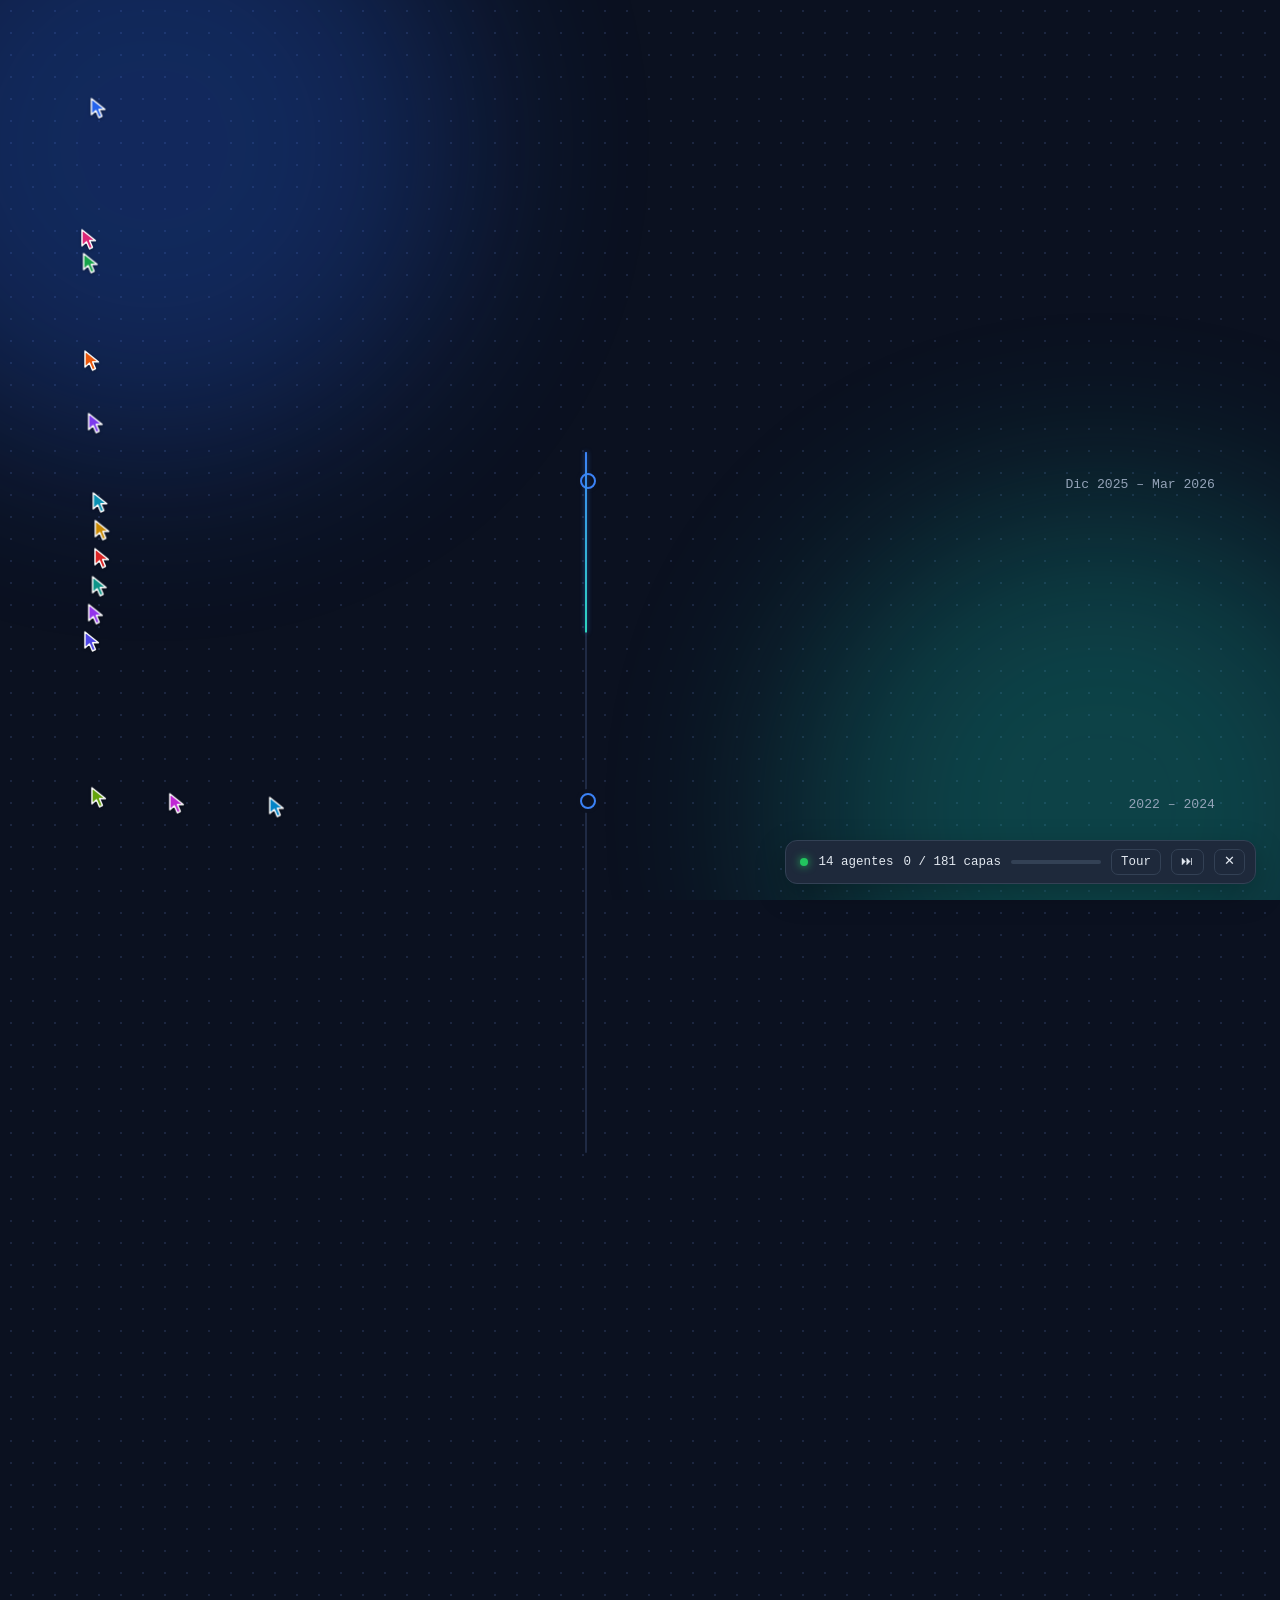
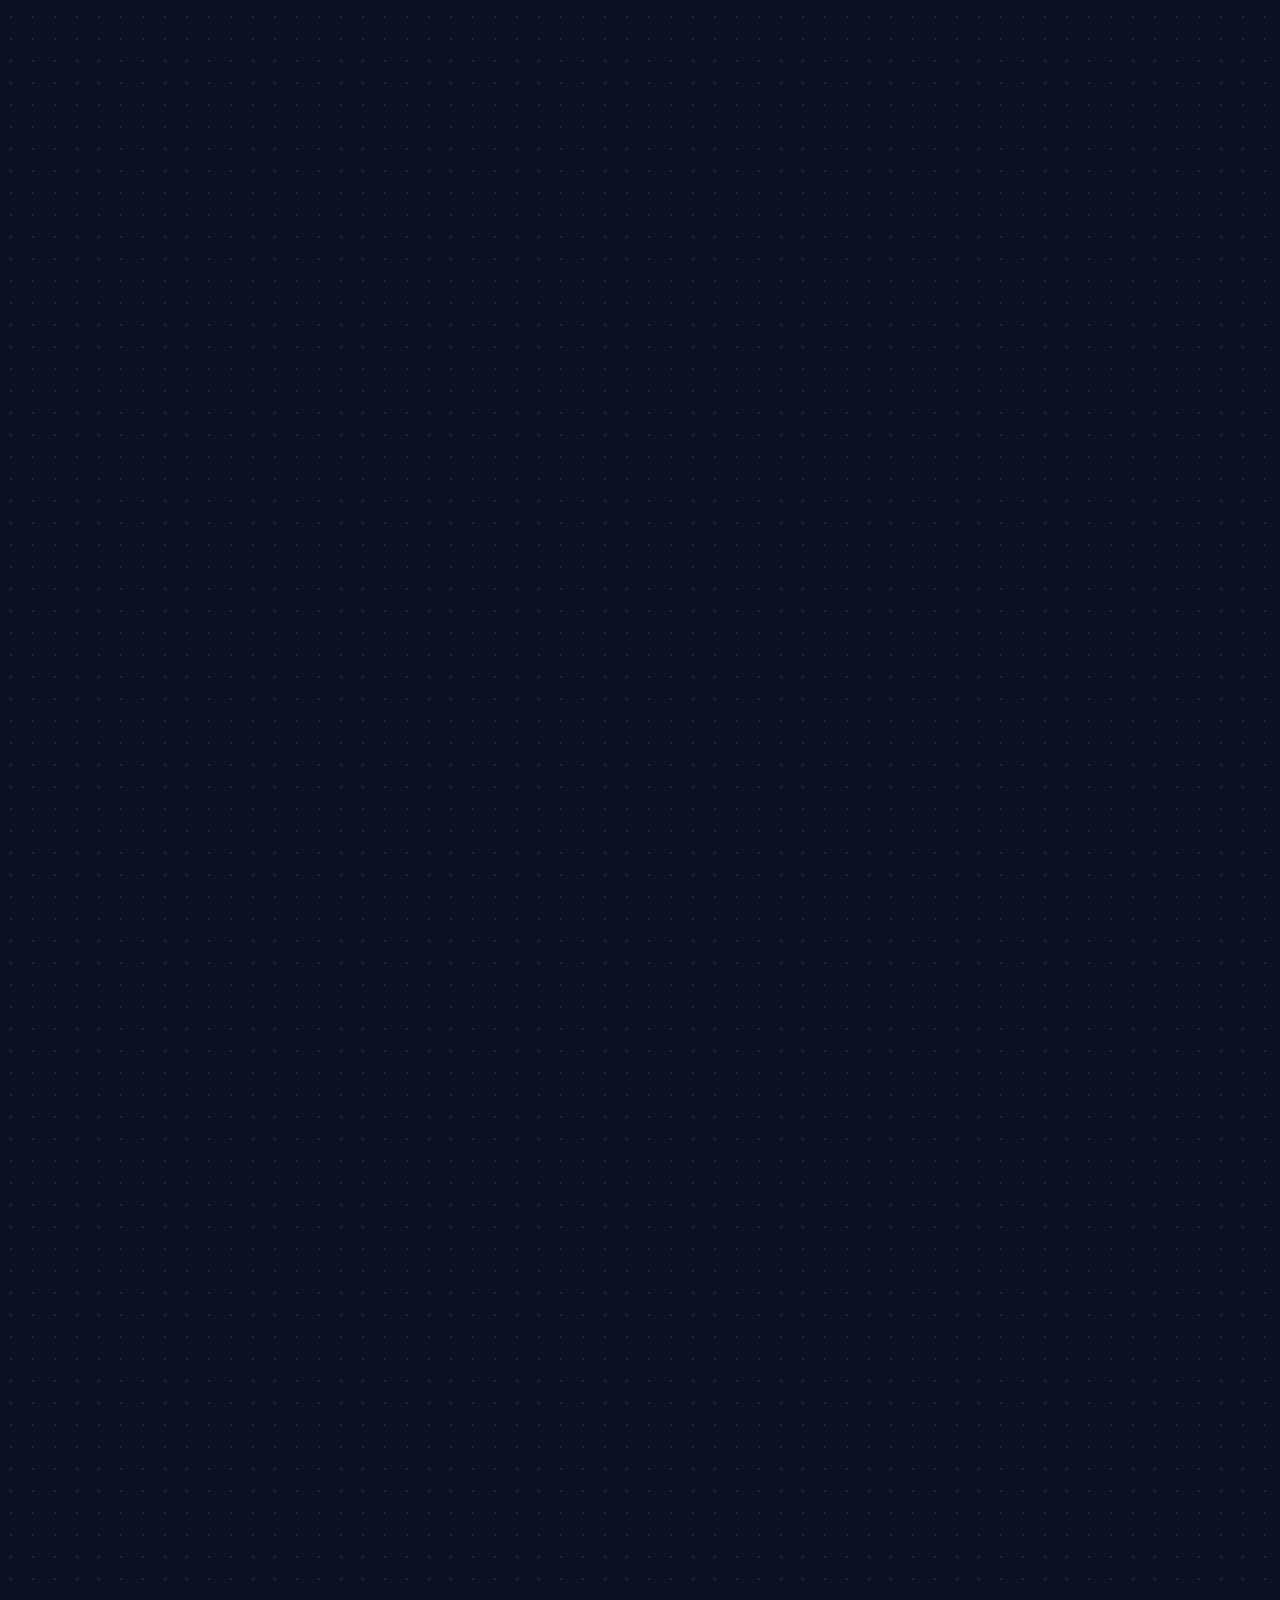
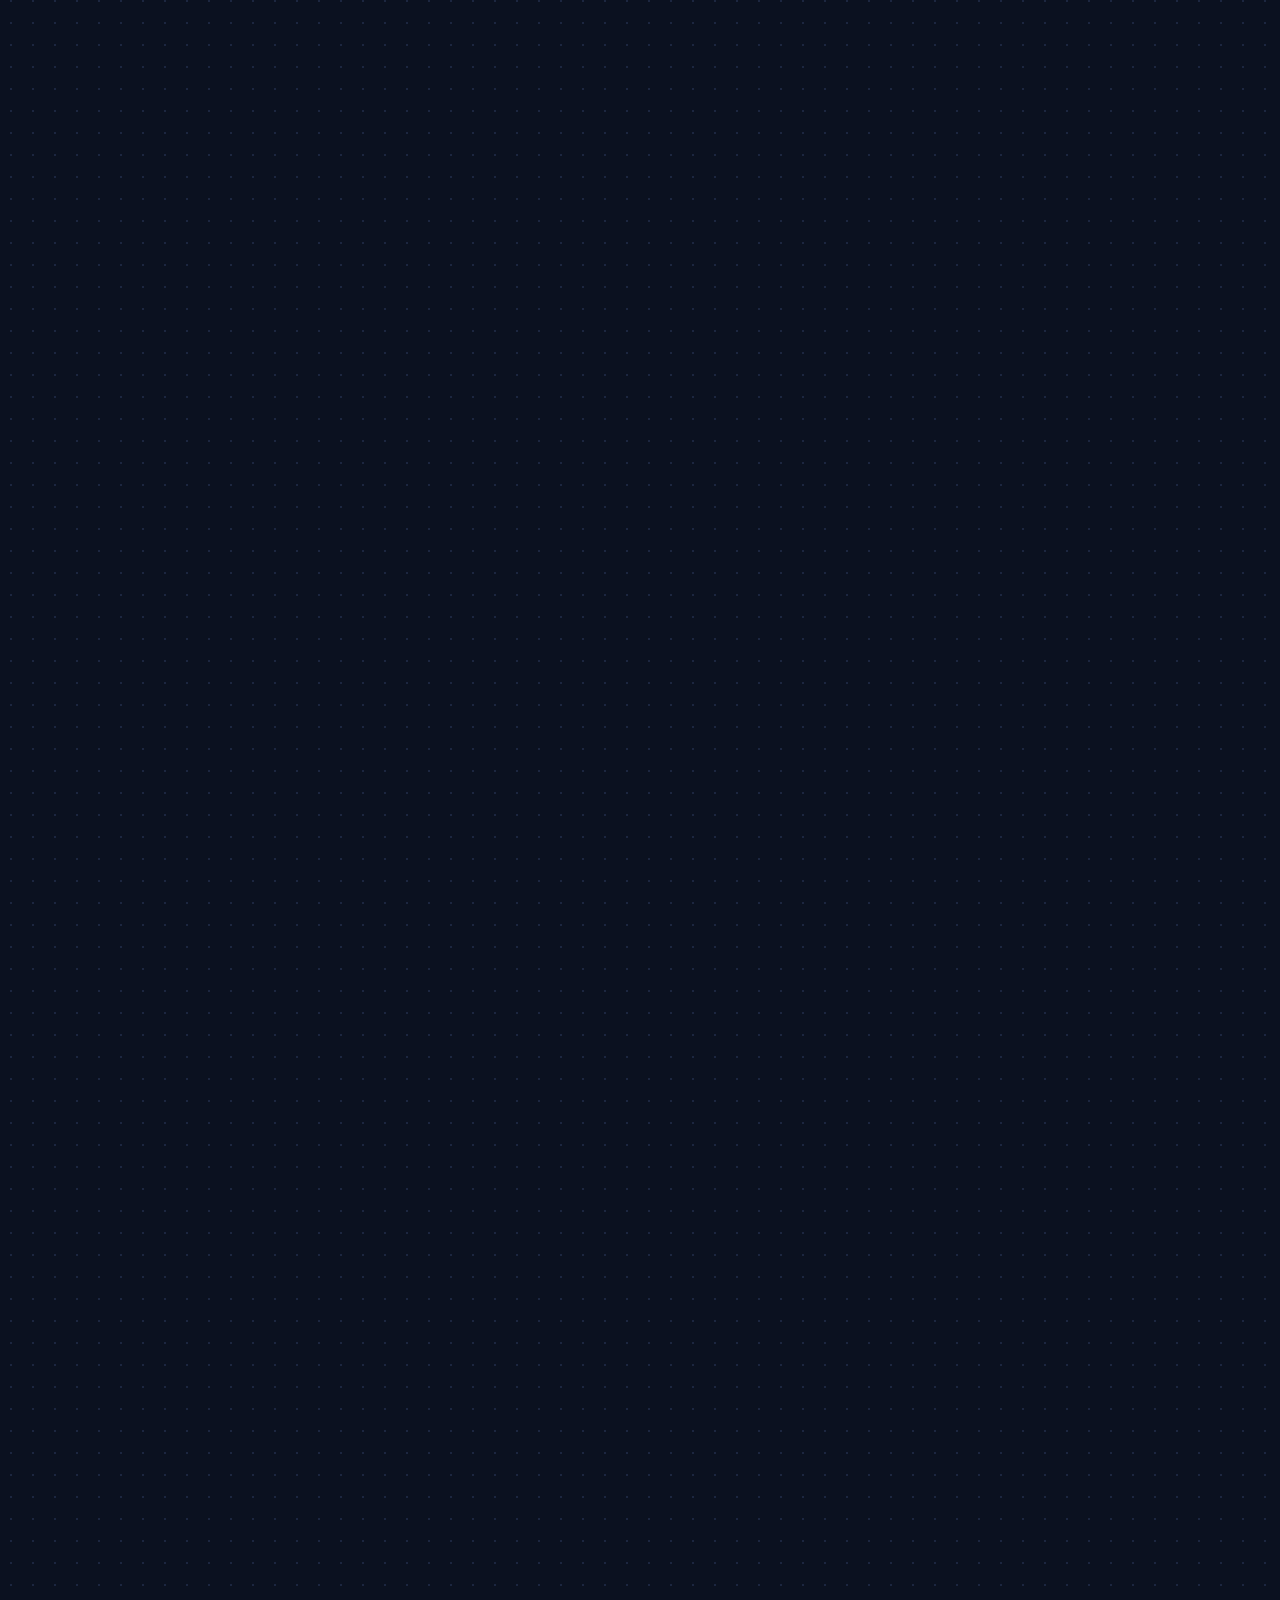
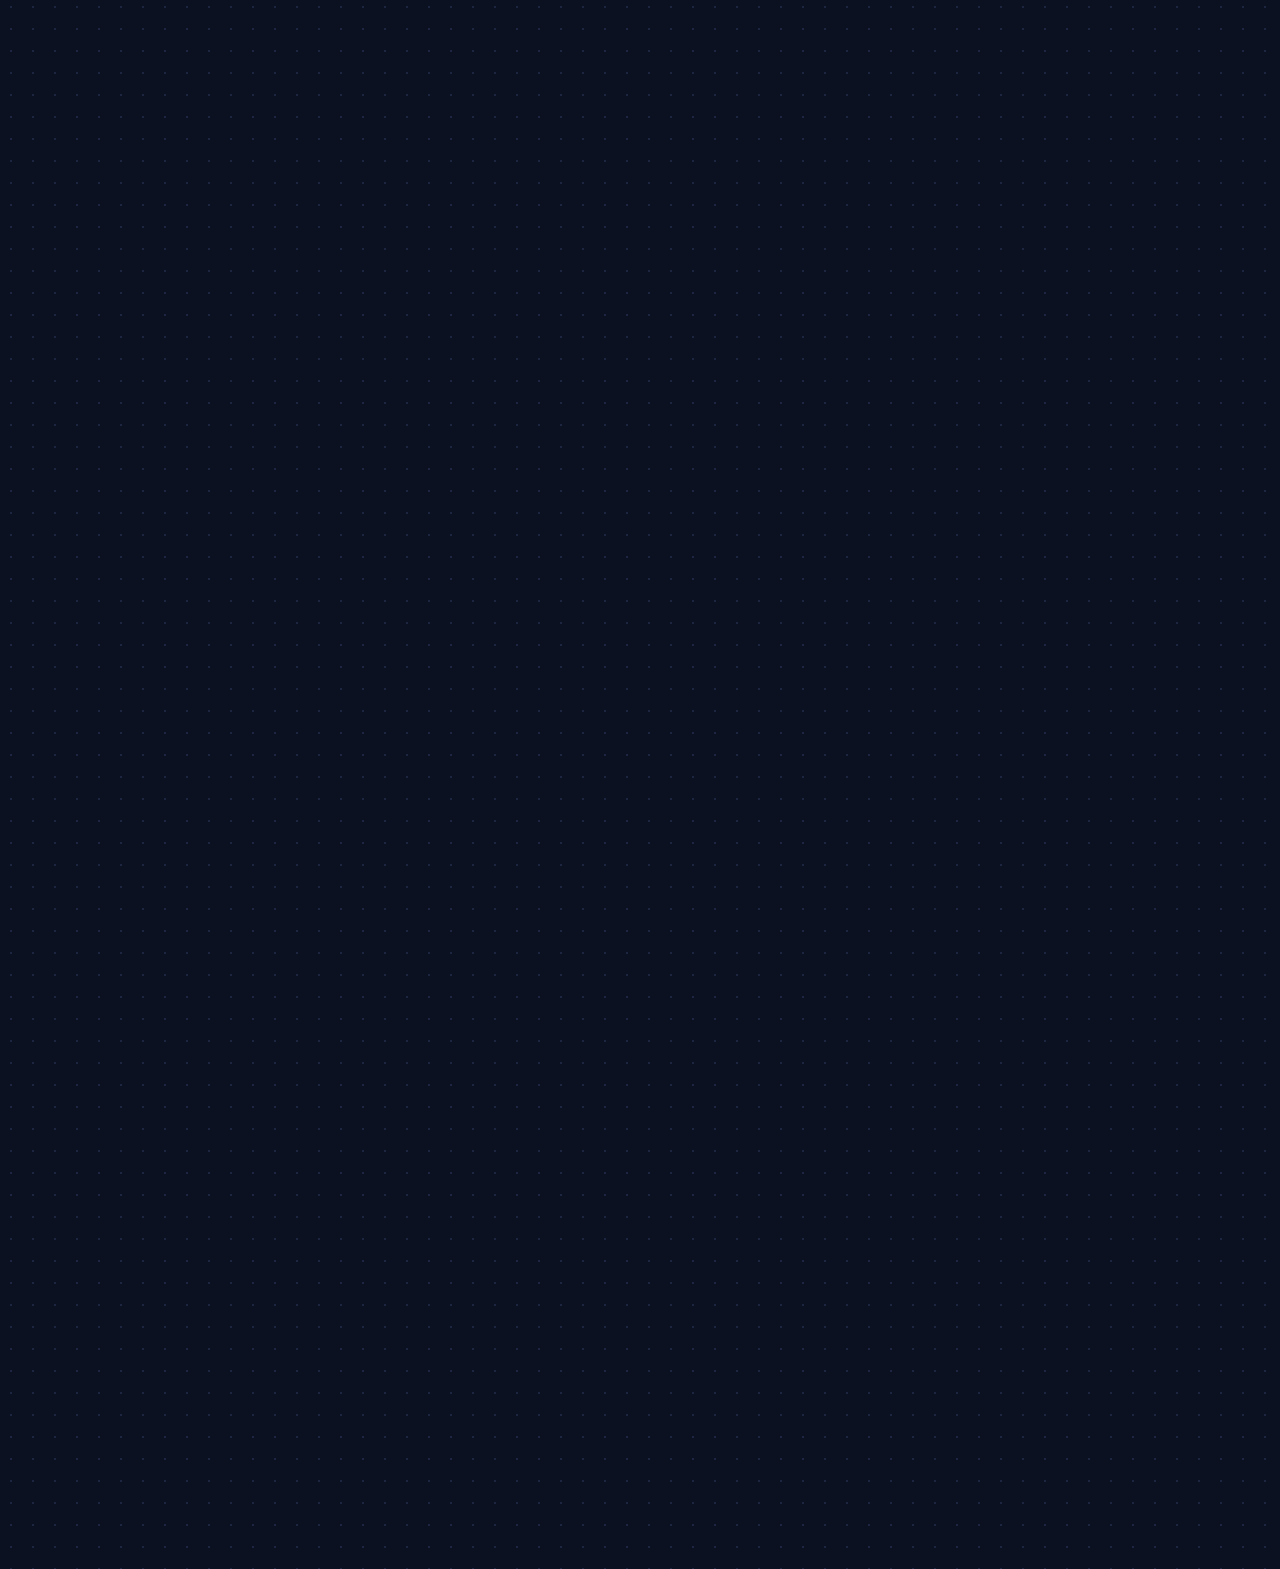
<file: index.html>
<!doctype html>
<html lang="es">
<head>
<meta charset="utf-8">
<meta name="viewport" content="width=device-width, initial-scale=1">
<title>Juan Sebastián García Carrillo · Analista de sistemas y datos, QA y automatización con IA</title>
<meta name="description" content="CV y portafolio de Juan Sebastián García Carrillo: QA, análisis de datos y automatización con IA. Ocho proyectos con código y demos.">
<meta name="theme-color" content="#0b1120">
<meta property="og:title" content="Juan Sebastián García Carrillo · Analista de sistemas y datos, QA y automatización con IA">
<meta property="og:description" content="CV y portafolio de Juan Sebastián García Carrillo: QA, análisis de datos y automatización con IA. Ocho proyectos con código y demos.">
<meta property="og:image" content="https://juansgarciac.github.io/img/foto.jpg">
<link rel="alternate" hreflang="en" href="https://juansgarciac.github.io/en/"><link rel="alternate" hreflang="es" href="https://juansgarciac.github.io/">
<link rel="icon" href="favicon.svg" type="image/svg+xml">
<link rel="stylesheet" href="styles.css">
</head>
<body>
<script src="swarm-rebuild.js" data-agents="14"></script>
<div class="aurora" aria-hidden="true"></div>
<div data-sr-root class="layout">

<header class="side">
  <div class="side-in">
    <img class="avatar" src="img/foto.jpg" alt="Juan Sebastián García Carrillo" width="220" height="220">
    <p class="kicker">Bogotá, Colombia · Ingeniero de Sistemas</p>
    <h1><a href="#sobre-mi">Juan Sebastián García Carrillo</a></h1>
    <p class="role">Analista de sistemas y datos · QA · Automatización con IA</p>
    <p class="where">Disponible para trabajo remoto, híbrido o presencial en Bogotá.</p>
    <nav class="toc" aria-label="Secciones"><ul><li><a href="#sobre-mi"><span class="n">01</span><span class="bar"></span>Sobre mí</a></li><li><a href="#experiencia"><span class="n">02</span><span class="bar"></span>Experiencia</a></li><li><a href="#proyectos"><span class="n">03</span><span class="bar"></span>Proyectos</a></li><li><a href="#formacion"><span class="n">04</span><span class="bar"></span>Formación</a></li><li><a href="#habilidades"><span class="n">05</span><span class="bar"></span>Habilidades</a></li><li><a href="#contacto"><span class="n">06</span><span class="bar"></span>Contacto</a></li></ul></nav>
    <ul class="actions">
      <li><a class="btn primary" data-mail data-u="juansgarciac2003" data-d="gmail.com" href="#contacto">Correo</a></li>
      <li><a class="btn" href="https://www.linkedin.com/in/juansgc" rel="noopener">LinkedIn</a></li>
      <li><a class="btn" href="https://github.com/JuanSGarciaC" rel="noopener">GitHub</a></li>
      <li><a class="btn lang" href="en/" hreflang="en">EN</a></li>
    </ul>
  </div>
</header>

<main class="content">
<section id="sobre-mi">
  <h2>Sobre mí</h2>
  <p class="summary">Ingeniero de Sistemas con base en requisitos, datos y automatización con IA. Como QA Engineer (2022–2024) analicé y documenté historias de usuario e integraciones, con criterios de aceptación en equipos Agile/Scrum. En mi práctica profesional hice análisis estadístico y de tendencias para apoyar decisiones, automaticé hojas de Excel con macros y desarrollé el prototipo de un agente de IA conversacional.</p>
</section>

<section id="experiencia">
  <h2>Experiencia</h2>
  <div class="timeline"><article class="panel job"><header><h3>Fundación Universitaria del Área Andina</h3><span class="meta">Dic 2025 – Mar 2026</span></header><p class="pos">Práctica profesional</p><ul><li>Análisis estadístico y de tendencias sobre bases de datos para detectar problemas y apoyar decisiones, con gráficas y muestras.</li><li>Macros y optimización de hojas de Excel y bases de datos para facilitar su uso y el manejo de la información.</li><li>Prototipo de un agente de IA conversacional para ayudar a redactar documentos institucionales según las reglas de la institución (fase inicial, sin despliegue).</li></ul></article><article class="panel job"><header><h3>Software Quality Assurance S.A.</h3><span class="meta">2022 – 2024</span></header><p class="pos">QA Engineer</p><ul><li>Inicié como practicante SENA y continué como QA Engineer.</li><li>Analicé y documenté historias de usuario e integraciones en staging y preproducción, identificando riesgos antes de cada release.</li><li>Aporté análisis de requisitos y criterios de aceptación en ceremonias Agile/Scrum.</li><li>Mantuve documentación y trazabilidad en Jira y Confluence entre Desarrollo, QA y Producto.</li><li>Automaticé con Python tareas repetitivas de análisis y organización de información.</li><li>Validé servicios REST: códigos HTTP, payloads JSON y casos límite.</li></ul></article></div>
</section>

<section id="proyectos">
  <h2>Proyectos</h2>
  <p class="lead">Ocho proyectos con una idea común: sistemas que fallan de forma segura, se pueden revisar y miden lo que prometen. Cada uno tiene su código, pruebas automáticas y una sección de límites.</p>
  <div class="grid"><article class="card"><figure><img src="img/storylens.webp" alt="StoryLens QA: Revisar requisitos antes de que sean errores" loading="lazy" decoding="async" width="960" height="600"></figure><div class="body"><h3>StoryLens QA</h3><p class="tagline">Revisar requisitos antes de que sean errores</p><p class="desc">Lee historias de usuario y señala lo que está mal escrito citando la norma (ISO 29148, INVEST, ISTQB); genera casos de prueba trazables y mide la calidad. La IA es opcional: si falla, las reglas siguen.</p><p class="learned"><b>Aprendí:</b> a evaluar IA con honestidad: en historias nuevas las reglas (F1 0,71) superan a la IA (0,37–0,46).</p><ul class="chips"><li class="chip">Python</li><li class="chip">FastAPI</li><li class="chip">React</li><li class="chip">Gemini</li><li class="chip">Playwright</li></ul><ul class="links"><li><a href="https://github.com/JuanSGarciaC/storylens-qa" rel="noopener">Código</a></li><li><a href="https://storylens-qa.onrender.com" rel="noopener">Demo en vivo</a></li><li><a href="https://juansgarciac.github.io/storylens-qa/" rel="noopener">Página del proyecto</a></li></ul></div></article><article class="card"><figure><img src="img/laboratorio.webp" alt="Laboratorio de defensa: Ver un ataque web por dentro y cómo se detiene" loading="lazy" decoding="async" width="960" height="600"></figure><div class="body"><h3>Laboratorio de defensa</h3><p class="tagline">Ver un ataque web por dentro y cómo se detiene</p><p class="desc">La misma app escrita vulnerable y protegida; siete ataques del OWASP Top 10 se lanzan contra las dos a la vez y una consola enseña cada petición, el resultado y la línea de código que marca la diferencia.</p><p class="learned"><b>Aprendí:</b> cómo funcionan y se corrigen inyección SQL, XSS, fuerza bruta, IDOR y otros.</p><ul class="chips"><li class="chip">Python</li><li class="chip">FastAPI</li><li class="chip">React</li><li class="chip">OWASP</li><li class="chip">Playwright</li></ul><ul class="links"><li><a href="https://github.com/JuanSGarciaC/laboratorio-defensa" rel="noopener">Código</a></li></ul></div></article><article class="card"><figure><img src="img/nexusflow.webp" alt="NexusFlow: Automatizar procesos sin hacer nada dos veces" loading="lazy" decoding="async" width="960" height="600"></figure><div class="body"><h3>NexusFlow</h3><p class="tagline">Automatizar procesos sin hacer nada dos veces</p><p class="desc">Flujos con pasos, condiciones y llamadas a APIs que corren en segundo plano con reintentos e idempotencia; usuarios con roles, credenciales cifradas, webhooks firmados y auditoría.</p><p class="learned"><b>Aprendí:</b> idempotencia y diseño para fallos: ningún reintento cobra dos veces.</p><ul class="chips"><li class="chip">FastAPI</li><li class="chip">PostgreSQL</li><li class="chip">Celery</li><li class="chip">Redis</li><li class="chip">React</li><li class="chip">Docker</li></ul><ul class="links"><li><a href="https://github.com/JuanSGarciaC/nexusflow" rel="noopener">Código</a></li><li><a href="https://juansgarciac.github.io/nexusflow/" rel="noopener">Página del proyecto</a></li></ul></div></article><article class="card"><figure><img src="img/datapulse.webp" alt="DataPulse: Datos confiables y trazables de la fuente al informe" loading="lazy" decoding="async" width="960" height="600"></figure><div class="body"><h3>DataPulse</h3><p class="tagline">Datos confiables y trazables de la fuente al informe</p><p class="desc">Ingesta de archivos y una API con validación y cuarentena, orquestación con Prefect, modelo estrella con dbt, API de indicadores y panel; cualquier cifra se puede seguir hasta su archivo.</p><p class="learned"><b>Aprendí:</b> calidad de datos y trazabilidad: 37 errores sembrados que el pipeline detecta exactamente.</p><ul class="chips"><li class="chip">Polars</li><li class="chip">Prefect</li><li class="chip">dbt</li><li class="chip">PostgreSQL</li><li class="chip">FastAPI</li><li class="chip">Streamlit</li></ul><ul class="links"><li><a href="https://github.com/JuanSGarciaC/datapulse" rel="noopener">Código</a></li><li><a href="https://juansgarciac.github.io/datapulse/" rel="noopener">Página del proyecto</a></li></ul></div></article><article class="card"><figure><img src="img/sello.webp" alt="Sello · Triaje con IA: La IA clasifica; una persona pone el sello" loading="lazy" decoding="async" width="960" height="600"></figure><div class="body"><h3>Sello · Triaje con IA</h3><p class="tagline">La IA clasifica; una persona pone el sello</p><p class="desc">Clasifica solicitudes de soporte de TI con un LLM y una regla decide: se aprueba sola o pasa a una persona. Después va al equipo correcto con un plazo. Categoría correcta en 9 de 10 casos de la prueba final.</p><p class="learned"><b>Aprendí:</b> que la confianza de un modelo no basta: lo urgente y lo dudoso pasan por una persona.</p><ul class="chips"><li class="chip">Python</li><li class="chip">FastAPI</li><li class="chip">LLM</li><li class="chip">React</li><li class="chip">SQLite</li></ul><ul class="links"><li><a href="https://github.com/JuanSGarciaC/triaje-solicitudes" rel="noopener">Código</a></li><li><a href="https://triaje-solicitudes-demo.onrender.com" rel="noopener">Demo en vivo</a></li></ul></div></article><article class="card"><figure><img src="img/integrador.webp" alt="Integrador de webhooks: Entregar avisos entre sistemas sin perder ninguno" loading="lazy" decoding="async" width="960" height="600"></figure><div class="body"><h3>Integrador de webhooks</h3><p class="tagline">Entregar avisos entre sistemas sin perder ninguno</p><p class="desc">Recibe webhooks de GitHub, valida la firma HMAC, responde 202 y los entrega desde un worker con espera exponencial y jitter; los fallidos se reprocesan desde un panel.</p><p class="learned"><b>Aprendí:</b> a medir con fallos provocados: con 30 % de fallos se entregaron 200 de 200.</p><ul class="chips"><li class="chip">Python</li><li class="chip">FastAPI</li><li class="chip">HMAC</li><li class="chip">React</li><li class="chip">Newman</li></ul><ul class="links"><li><a href="https://github.com/JuanSGarciaC/integrador-webhooks" rel="noopener">Código</a></li><li><a href="https://integrador-webhooks-demo.onrender.com" rel="noopener">Demo en vivo</a></li></ul></div></article><article class="card"><figure><img src="img/cortex.webp" alt="Cortex Agent: Un agente de IA al que se le puede ver pensar" loading="lazy" decoding="async" width="960" height="600"></figure><div class="body"><h3>Cortex Agent</h3><p class="tagline">Un agente de IA al que se le puede ver pensar</p><p class="desc">Agente con bucle propio, herramientas por MCP, búsqueda híbrida en documentos y memoria; cada paso queda registrado y se evalúa automáticamente.</p><p class="learned"><b>Aprendí:</b> cómo funciona un agente por dentro y cómo evaluarlo con pruebas repetibles.</p><ul class="chips"><li class="chip">Python</li><li class="chip">MCP</li><li class="chip">RAG</li><li class="chip">Gemini</li><li class="chip">React</li></ul><ul class="links"><li><a href="https://github.com/JuanSGarciaC/cortex-agent" rel="noopener">Código</a></li></ul></div></article><article class="card"><figure><img src="img/datos.webp" alt="Datos abiertos de Colombia: Datos públicos reales, limpios y comprobados" loading="lazy" decoding="async" width="960" height="600"></figure><div class="body"><h3>Datos abiertos de Colombia</h3><p class="tagline">Datos públicos reales, limpios y comprobados</p><p class="desc">Descarga la matrícula de educación superior de datos.gov.co, la valida, calcula estadísticas y escribe un resumen cuyas cifras se verifican; los totales cuadran con la fuente oficial.</p><p class="learned"><b>Aprendí:</b> a desconfiar de la fuente: los datos venían duplicados y fingían una caída del 48 %.</p><ul class="chips"><li class="chip">Python</li><li class="chip">FastAPI</li><li class="chip">SQLite</li><li class="chip">React</li><li class="chip">datos.gov.co</li></ul><ul class="links"><li><a href="https://github.com/JuanSGarciaC/datos-abiertos-colombia-educacion" rel="noopener">Código</a></li></ul></div></article></div>
  <p class="note">Proyectos personales desarrollados con asistentes de IA; yo los revisé, ejecuté y verifiqué. Las cifras salen de sus pruebas y evaluaciones, y cada repositorio explica lo que no está medido.</p>
</section>

<section id="formacion">
  <h2>Formación</h2>
  <div class="panel"><ul class="edu"><li><span><b>Ingeniería de Sistemas</b><small>Fundación Universitaria del Área Andina</small></span><span class="y">2023 – 2026</span></li><li><span><b>Tecnólogo en Análisis y Desarrollo de Sistemas de Información</b><small>SENA</small></span><span class="y">2021 – 2023</span></li><li><span><b>Máster en Inteligencia Artificial e Innovación</b><small>Founderz · Prompt engineering (few-shot, RAG), Copilot Studio, Power Automate, Make y Power BI</small></span><span class="y">2024 – 2025</span></li><li><span><b>Diplomado en Programación en Python y DevNet (140 h)</b><small>Área Andina</small></span><span class="y">2025</span></li></ul></div>
  <div class="two">
    <div class="panel"><h3>Certificaciones</h3><ul class="plain"><li>DevNet Associate · Fundamentos de Python 1 y 2 · Introduction to Modern AI — Cisco Networking Academy</li><li>Introducción a ISTQB · Pruebas de requisitos, performance y APIs REST — Área Andina</li></ul></div>
    <div class="panel"><h3>Idiomas</h3><p>Español (nativo) · Inglés B2 (lectura técnica y documentación)</p></div>
  </div>
</section>

<section id="habilidades">
  <h2>Habilidades</h2>
  <div class="skills"><div class="panel"><h3>Datos y BI</h3><ul class="chips"><li class=chip>SQL</li><li class=chip>Excel avanzado (macros)</li><li class=chip>Análisis estadístico</li><li class=chip>Power BI</li><li class=chip>ETL</li></ul></div><div class="panel"><h3>QA y metodologías</h3><ul class="chips"><li class=chip>Criterios de aceptación</li><li class=chip>Pruebas de APIs REST</li><li class=chip>pytest</li><li class=chip>Playwright</li><li class=chip>Postman/Newman</li><li class=chip>Agile/Scrum</li><li class=chip>Jira</li><li class=chip>Confluence</li></ul></div><div class="panel"><h3>Programación</h3><ul class="chips"><li class=chip>Python</li><li class=chip>FastAPI</li><li class=chip>React</li><li class=chip>PostgreSQL</li><li class=chip>SQLite</li><li class=chip>Git/GitHub</li><li class=chip>GitHub Actions</li><li class=chip>Docker</li></ul></div><div class="panel"><h3>IA y automatización</h3><ul class="chips"><li class=chip>Prompt engineering</li><li class=chip>GPT-4</li><li class=chip>Claude</li><li class=chip>Gemini</li><li class=chip>Azure OpenAI</li><li class=chip>Copilot Studio</li><li class=chip>Power Automate</li><li class=chip>Make</li></ul></div></div>
</section>

<section id="contacto" class="contact">
  <div class="panel">
    <h2>Hablemos</h2>
    <p class="lead">¿Buscas a alguien para QA, análisis de datos o automatización con IA? Escríbeme.</p>
    <ul class="actions">
      <li><a class="btn primary" data-mail data-u="juansgarciac2003" data-d="gmail.com" href="#contacto">Correo</a></li>
      <li><a class="btn" href="https://www.linkedin.com/in/juansgc" rel="noopener">LinkedIn</a></li>
      <li><a class="btn" href="https://github.com/JuanSGarciaC" rel="noopener">GitHub</a></li>
    </ul>
    <noscript><p>juansgarciac2003 [arroba] gmail.com</p></noscript>
  </div>
</section>

<footer>
  <p>Hecho con HTML, CSS y JavaScript, sin dependencias. Los cursores de colores construyen la página cada vez que entras. <button type="button" data-sr-replay>Ver otra vez la construcción</button></p>
  <p>© 2026 Juan Sebastián García Carrillo</p>
</footer>
</main>
</div>
<script src="site.js" defer></script>
</body>
</html>
</file>
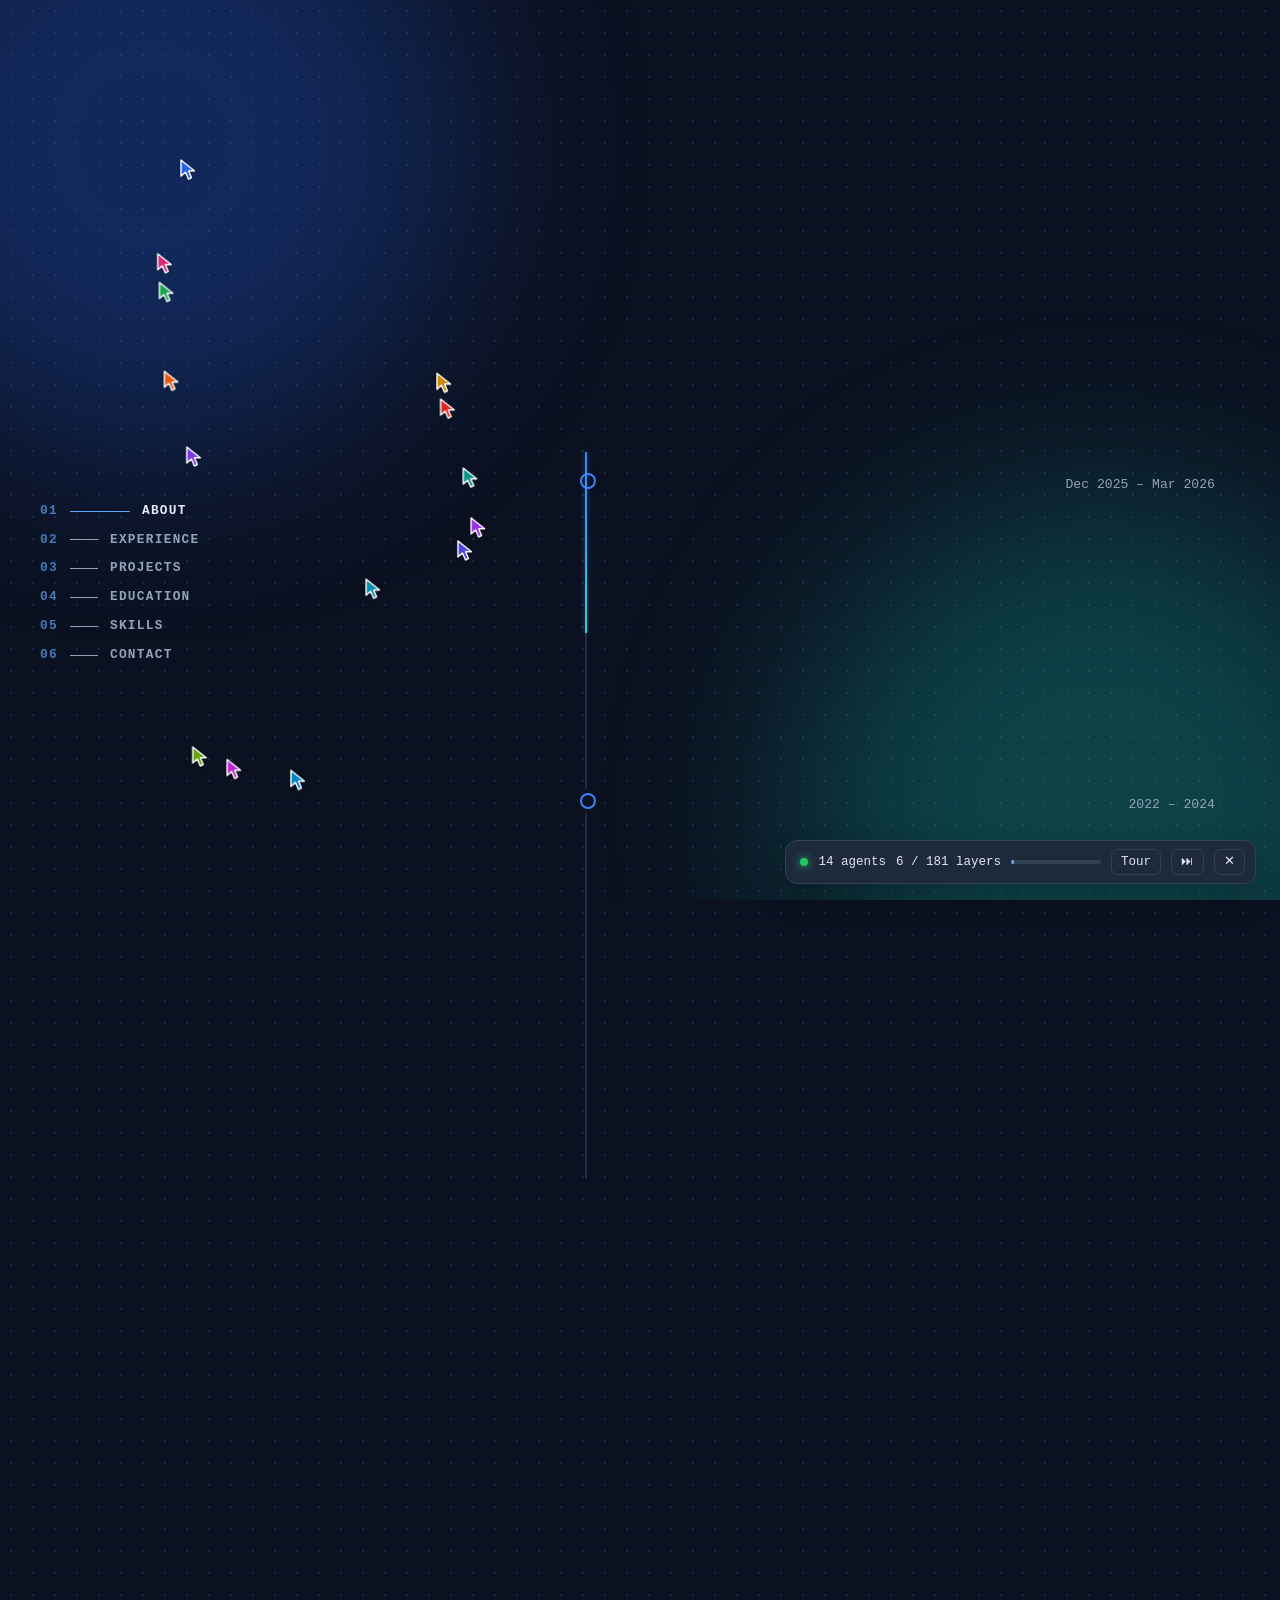
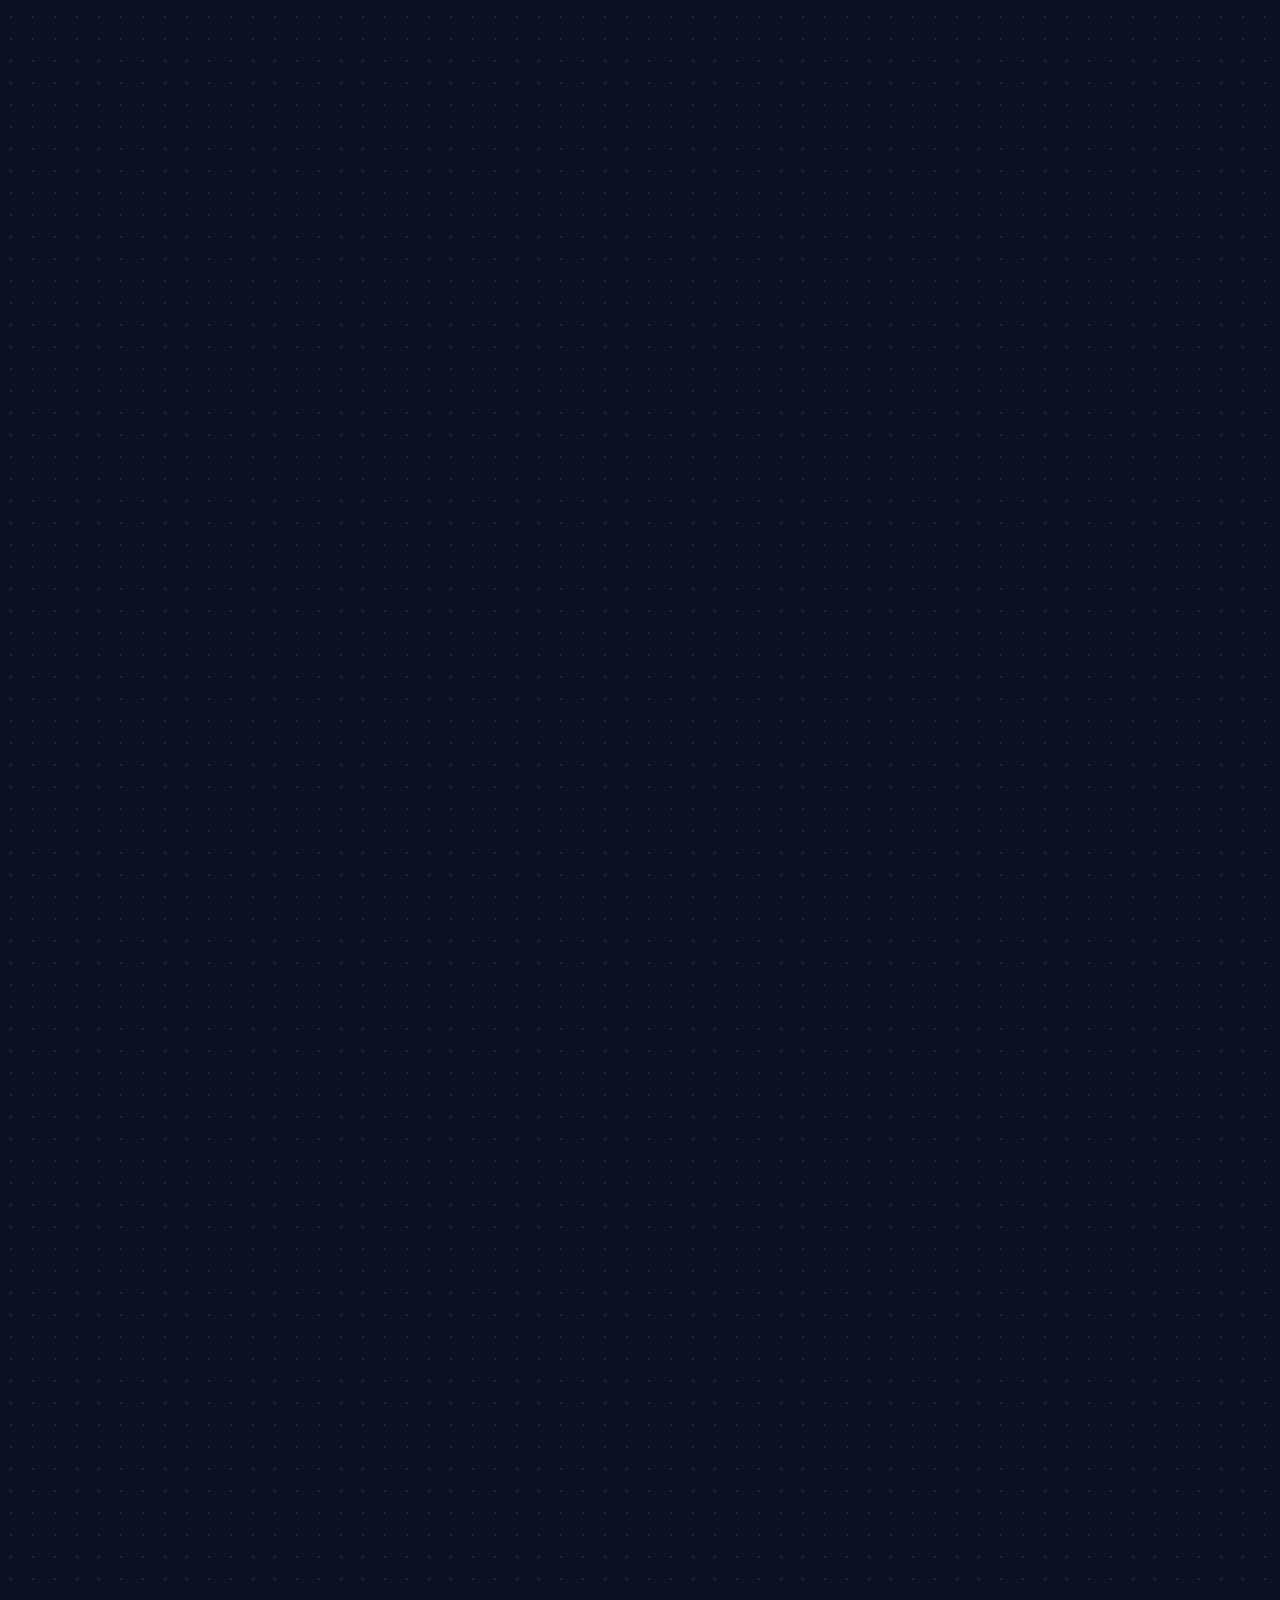
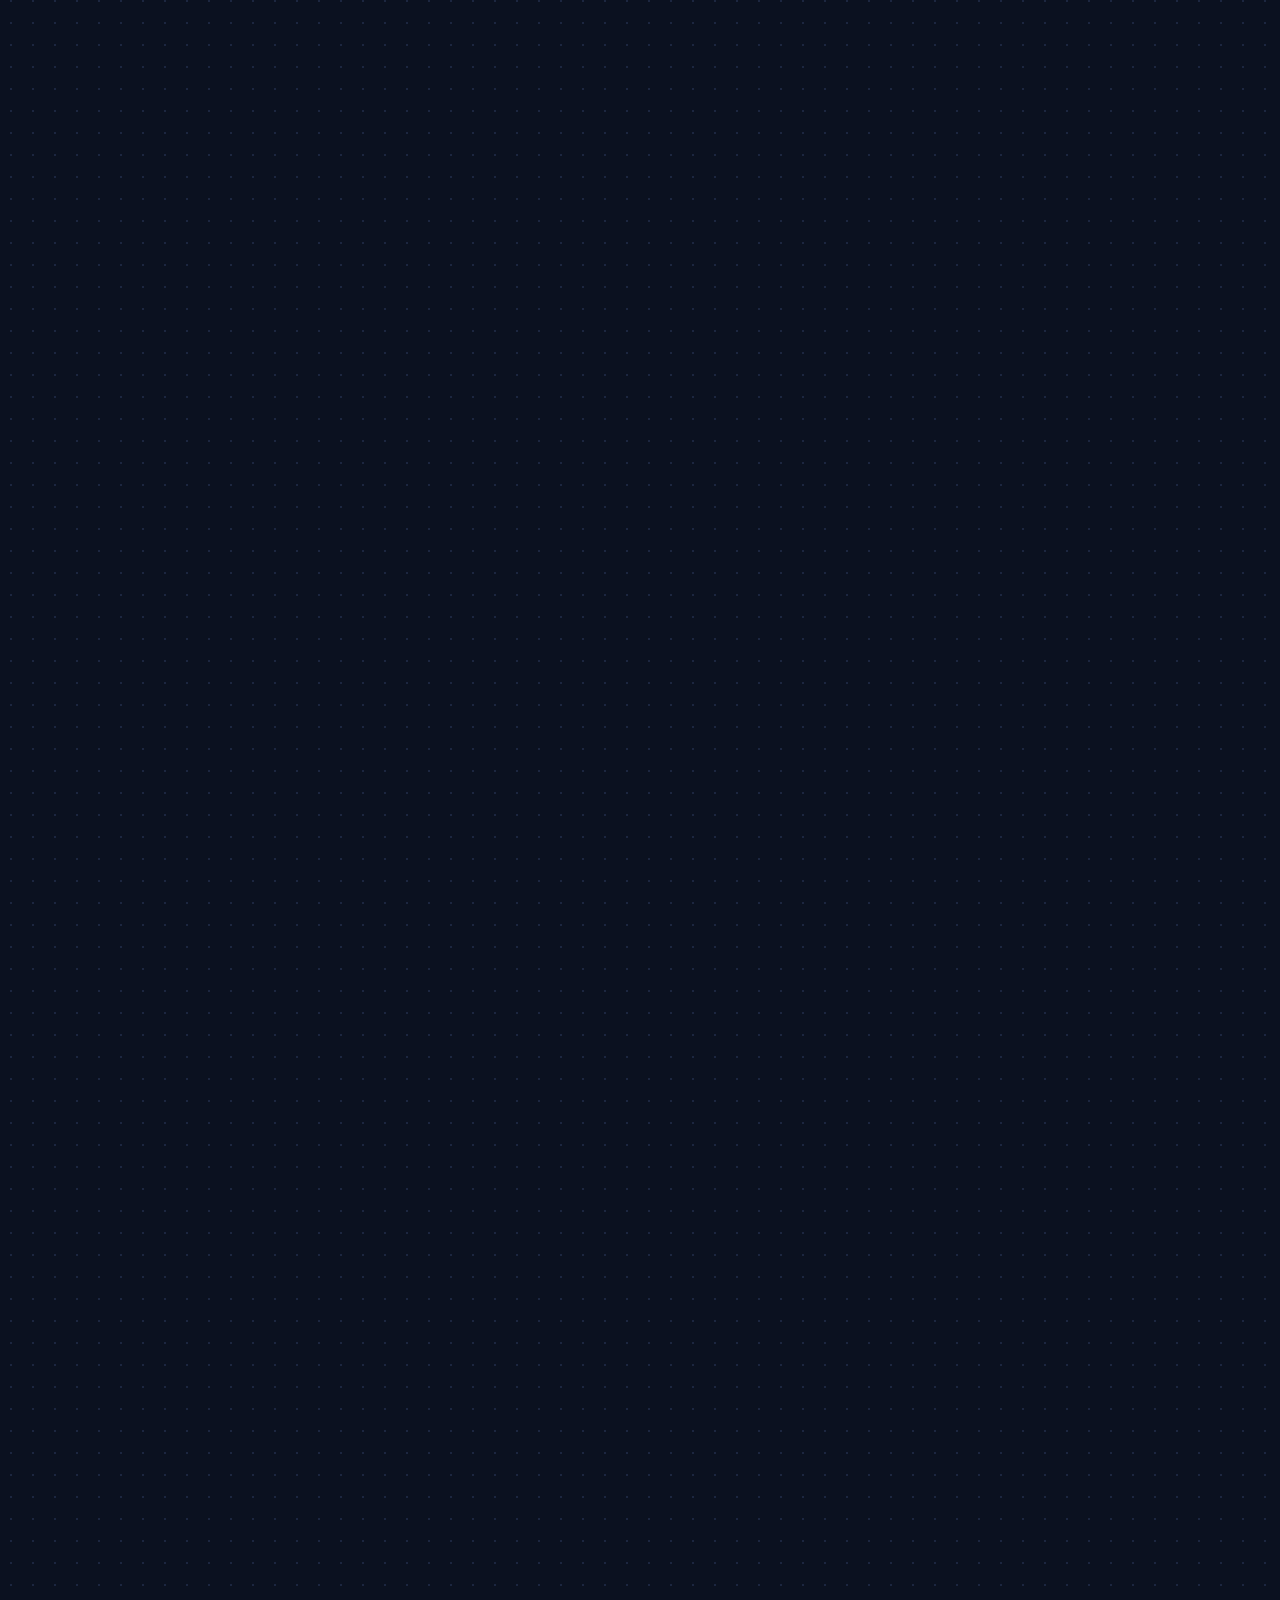
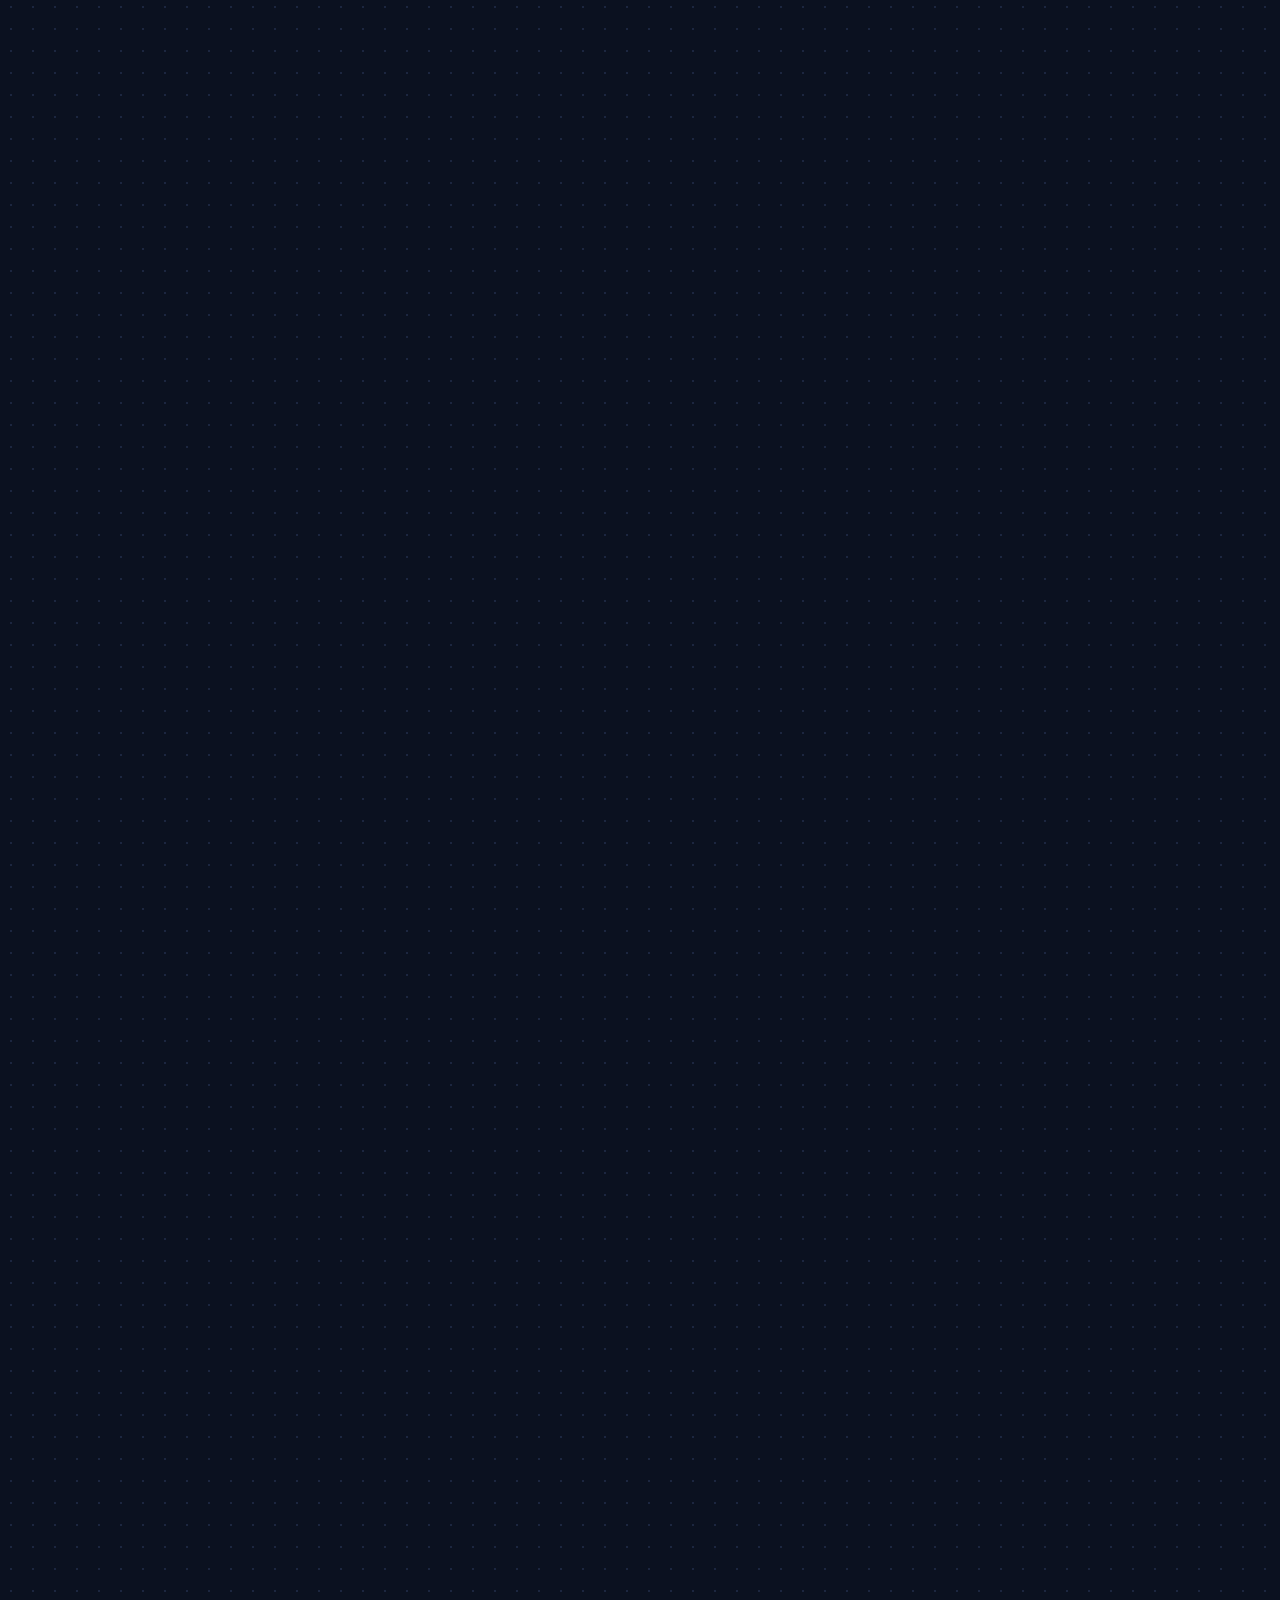
<file: en/index.html>
<!doctype html>
<html lang="en">
<head>
<meta charset="utf-8">
<meta name="viewport" content="width=device-width, initial-scale=1">
<title>Juan Sebastián García Carrillo · Systems &amp; Data Analyst, QA and AI-powered automation</title>
<meta name="description" content="CV and portfolio of Juan Sebastián García Carrillo: QA, data analysis and AI-powered automation. Eight projects with code and demos.">
<meta name="theme-color" content="#0b1120">
<meta property="og:title" content="Juan Sebastián García Carrillo · Systems &amp; Data Analyst, QA and AI-powered automation">
<meta property="og:description" content="CV and portfolio of Juan Sebastián García Carrillo: QA, data analysis and AI-powered automation. Eight projects with code and demos.">
<meta property="og:image" content="https://juansgarciac.github.io/img/foto.jpg">
<link rel="alternate" hreflang="en" href="https://juansgarciac.github.io/en/"><link rel="alternate" hreflang="es" href="https://juansgarciac.github.io/">
<link rel="icon" href="../favicon.svg" type="image/svg+xml">
<link rel="stylesheet" href="../styles.css">
</head>
<body>
<script src="../swarm-rebuild.js" data-agents="14"></script>
<div class="aurora" aria-hidden="true"></div>
<div data-sr-root class="layout">

<header class="side">
  <div class="side-in">
    <img class="avatar" src="../img/foto.jpg" alt="Juan Sebastián García Carrillo" width="220" height="220">
    <p class="kicker">Bogotá, Colombia · Systems Engineer</p>
    <h1><a href="#sobre-mi">Juan Sebastián García Carrillo</a></h1>
    <p class="role">Systems &amp; Data Analyst · QA · AI-powered automation</p>
    <p class="where">Open to remote, hybrid or on-site work in Bogotá.</p>
    <nav class="toc" aria-label="Sections"><ul><li><a href="#sobre-mi"><span class="n">01</span><span class="bar"></span>About</a></li><li><a href="#experiencia"><span class="n">02</span><span class="bar"></span>Experience</a></li><li><a href="#proyectos"><span class="n">03</span><span class="bar"></span>Projects</a></li><li><a href="#formacion"><span class="n">04</span><span class="bar"></span>Education</a></li><li><a href="#habilidades"><span class="n">05</span><span class="bar"></span>Skills</a></li><li><a href="#contacto"><span class="n">06</span><span class="bar"></span>Contact</a></li></ul></nav>
    <ul class="actions">
      <li><a class="btn primary" data-mail data-u="juansgarciac2003" data-d="gmail.com" href="#contacto">Email</a></li>
      <li><a class="btn" href="https://www.linkedin.com/in/juansgc" rel="noopener">LinkedIn</a></li>
      <li><a class="btn" href="https://github.com/JuanSGarciaC" rel="noopener">GitHub</a></li>
      <li><a class="btn lang" href="../" hreflang="es">ES</a></li>
    </ul>
  </div>
</header>

<main class="content">
<section id="sobre-mi">
  <h2>About</h2>
  <p class="summary">Systems Engineer with a background in requirements, data and AI-powered automation. As a QA Engineer (2022–2024) I analyzed and documented user stories and integrations, with acceptance criteria, in Agile/Scrum teams. In my professional internship I performed statistical and trend analysis to support decisions, automated Excel workbooks with macros and built the prototype of a conversational AI agent.</p>
</section>

<section id="experiencia">
  <h2>Experience</h2>
  <div class="timeline"><article class="panel job"><header><h3>Fundación Universitaria del Área Andina</h3><span class="meta">Dec 2025 – Mar 2026</span></header><p class="pos">Professional internship</p><ul><li>Statistical and trend analysis on databases to detect problems and support decisions, with charts and samples.</li><li>Built macros and optimized Excel workbooks and basic databases to improve information handling.</li><li>Prototype of a conversational AI agent to help draft institutional documents following the institution&#x27;s rules (initial phase, not deployed).</li></ul></article><article class="panel job"><header><h3>Software Quality Assurance S.A.</h3><span class="meta">2022 – 2024</span></header><p class="pos">QA Engineer</p><ul><li>Started as a SENA intern and continued as QA Engineer.</li><li>Analyzed and documented user stories and integrations in staging and pre-production, identifying risks before each release.</li><li>Contributed requirements analysis and acceptance criteria in Agile/Scrum ceremonies.</li><li>Maintained documentation and traceability in Jira and Confluence across Development, QA and Product.</li><li>Automated repetitive analysis and information-organization tasks with Python.</li><li>Validated REST services: HTTP status codes, JSON payloads and edge cases.</li></ul></article></div>
</section>

<section id="proyectos">
  <h2>Projects</h2>
  <p class="lead">Eight projects with one idea in common: systems that fail safely, can be audited and measure what they promise. Each one has its code, automated tests and a section on its limits.</p>
  <div class="grid"><article class="card"><figure><img src="../img/storylens.webp" alt="StoryLens QA: Catch requirement issues before they become bugs" loading="lazy" decoding="async" width="960" height="600"></figure><div class="body"><h3>StoryLens QA</h3><p class="tagline">Catch requirement issues before they become bugs</p><p class="desc">Reads user stories and flags what is poorly written, citing the standard (ISO 29148, INVEST, ISTQB); generates traceable test cases and measures quality. AI is optional: if it fails, the rules keep working.</p><p class="learned"><b>I learned:</b> to evaluate AI honestly: on unseen stories the rules (F1 0.71) beat the AI (0.37–0.46).</p><ul class="chips"><li class="chip">Python</li><li class="chip">FastAPI</li><li class="chip">React</li><li class="chip">Gemini</li><li class="chip">Playwright</li></ul><ul class="links"><li><a href="https://github.com/JuanSGarciaC/storylens-qa" rel="noopener">Code</a></li><li><a href="https://storylens-qa.onrender.com" rel="noopener">Live demo</a></li><li><a href="https://juansgarciac.github.io/storylens-qa/" rel="noopener">Project page</a></li></ul></div></article><article class="card"><figure><img src="../img/laboratorio.webp" alt="Defense lab: See a web attack from the inside, and how it is stopped" loading="lazy" decoding="async" width="960" height="600"></figure><div class="body"><h3>Defense lab</h3><p class="tagline">See a web attack from the inside, and how it is stopped</p><p class="desc">The same app written vulnerable and hardened; seven OWASP Top 10 attacks run against both at once, and a console shows every request, the result and the line of code that makes the difference.</p><p class="learned"><b>I learned:</b> how SQL injection, XSS, brute force, IDOR and others work, and how to fix them.</p><ul class="chips"><li class="chip">Python</li><li class="chip">FastAPI</li><li class="chip">React</li><li class="chip">OWASP</li><li class="chip">Playwright</li></ul><ul class="links"><li><a href="https://github.com/JuanSGarciaC/laboratorio-defensa" rel="noopener">Code</a></li></ul></div></article><article class="card"><figure><img src="../img/nexusflow.webp" alt="NexusFlow: Automate business processes without doing anything twice" loading="lazy" decoding="async" width="960" height="600"></figure><div class="body"><h3>NexusFlow</h3><p class="tagline">Automate business processes without doing anything twice</p><p class="desc">Workflows with steps, conditions and API calls that run in the background with retries and idempotency; role-based users, encrypted credentials, signed webhooks and an audit log.</p><p class="learned"><b>I learned:</b> idempotency and designing for failure: no retry ever charges twice.</p><ul class="chips"><li class="chip">FastAPI</li><li class="chip">PostgreSQL</li><li class="chip">Celery</li><li class="chip">Redis</li><li class="chip">React</li><li class="chip">Docker</li></ul><ul class="links"><li><a href="https://github.com/JuanSGarciaC/nexusflow" rel="noopener">Code</a></li><li><a href="https://juansgarciac.github.io/nexusflow/" rel="noopener">Project page</a></li></ul></div></article><article class="card"><figure><img src="../img/datapulse.webp" alt="DataPulse: Trustworthy, traceable data from source to report" loading="lazy" decoding="async" width="960" height="600"></figure><div class="body"><h3>DataPulse</h3><p class="tagline">Trustworthy, traceable data from source to report</p><p class="desc">Ingests files and an API with validation and quarantine, Prefect orchestration, a dbt star schema, a KPI API and a dashboard; any figure can be traced back to its file.</p><p class="learned"><b>I learned:</b> data quality and traceability: 37 seeded defects the pipeline must catch exactly.</p><ul class="chips"><li class="chip">Polars</li><li class="chip">Prefect</li><li class="chip">dbt</li><li class="chip">PostgreSQL</li><li class="chip">FastAPI</li><li class="chip">Streamlit</li></ul><ul class="links"><li><a href="https://github.com/JuanSGarciaC/datapulse" rel="noopener">Code</a></li><li><a href="https://juansgarciac.github.io/datapulse/" rel="noopener">Project page</a></li></ul></div></article><article class="card"><figure><img src="../img/sello.webp" alt="Sello · AI triage: AI classifies; a person adds the stamp" loading="lazy" decoding="async" width="960" height="600"></figure><div class="body"><h3>Sello · AI triage</h3><p class="tagline">AI classifies; a person adds the stamp</p><p class="desc">Classifies IT support requests with an LLM and a rule decides: auto-approve or send to a person. Then it goes to the right team with a deadline. Correct category in 9 of 10 final-test cases.</p><p class="learned"><b>I learned:</b> that a model&#x27;s confidence is not enough: urgent and doubtful requests go to a person.</p><ul class="chips"><li class="chip">Python</li><li class="chip">FastAPI</li><li class="chip">LLM</li><li class="chip">React</li><li class="chip">SQLite</li></ul><ul class="links"><li><a href="https://github.com/JuanSGarciaC/triaje-solicitudes" rel="noopener">Code</a></li><li><a href="https://triaje-solicitudes-demo.onrender.com" rel="noopener">Live demo</a></li></ul></div></article><article class="card"><figure><img src="../img/integrador.webp" alt="Webhook integrator: Deliver events between systems without losing one" loading="lazy" decoding="async" width="960" height="600"></figure><div class="body"><h3>Webhook integrator</h3><p class="tagline">Deliver events between systems without losing one</p><p class="desc">Receives GitHub webhooks, verifies the HMAC signature, answers 202 and delivers them from a worker with exponential backoff and jitter; failed events are reprocessed from a panel.</p><p class="learned"><b>I learned:</b> to measure with injected failures: with 30% failures, 200 of 200 were delivered.</p><ul class="chips"><li class="chip">Python</li><li class="chip">FastAPI</li><li class="chip">HMAC</li><li class="chip">React</li><li class="chip">Newman</li></ul><ul class="links"><li><a href="https://github.com/JuanSGarciaC/integrador-webhooks" rel="noopener">Code</a></li><li><a href="https://integrador-webhooks-demo.onrender.com" rel="noopener">Live demo</a></li></ul></div></article><article class="card"><figure><img src="../img/cortex.webp" alt="Cortex Agent: An AI agent you can watch think" loading="lazy" decoding="async" width="960" height="600"></figure><div class="body"><h3>Cortex Agent</h3><p class="tagline">An AI agent you can watch think</p><p class="desc">An agent with its own loop, tools over MCP, hybrid document search and memory; every step is logged and evaluated automatically.</p><p class="learned"><b>I learned:</b> how an agent works inside and how to evaluate it with repeatable tests.</p><ul class="chips"><li class="chip">Python</li><li class="chip">MCP</li><li class="chip">RAG</li><li class="chip">Gemini</li><li class="chip">React</li></ul><ul class="links"><li><a href="https://github.com/JuanSGarciaC/cortex-agent" rel="noopener">Code</a></li></ul></div></article><article class="card"><figure><img src="../img/datos.webp" alt="Colombia open data: Real public data, cleaned and checked" loading="lazy" decoding="async" width="960" height="600"></figure><div class="body"><h3>Colombia open data</h3><p class="tagline">Real public data, cleaned and checked</p><p class="desc">Downloads higher-education enrollment from datos.gov.co, validates it, computes statistics and writes a summary whose figures are verified; totals match the official source.</p><p class="learned"><b>I learned:</b> to distrust the source: the data came duplicated and faked a 48% drop.</p><ul class="chips"><li class="chip">Python</li><li class="chip">FastAPI</li><li class="chip">SQLite</li><li class="chip">React</li><li class="chip">datos.gov.co</li></ul><ul class="links"><li><a href="https://github.com/JuanSGarciaC/datos-abiertos-colombia-educacion" rel="noopener">Code</a></li></ul></div></article></div>
  <p class="note">Personal projects built with AI assistants; I reviewed, ran and verified them. Figures come from their tests and evaluations, and each repository explains what is not measured.</p>
</section>

<section id="formacion">
  <h2>Education</h2>
  <div class="panel"><ul class="edu"><li><span><b>B.S. Systems Engineering</b><small>Fundación Universitaria del Área Andina</small></span><span class="y">2023 – 2026</span></li><li><span><b>Technologist in Information Systems Analysis and Development</b><small>SENA</small></span><span class="y">2021 – 2023</span></li><li><span><b>Master in Artificial Intelligence and Innovation</b><small>Founderz · Prompt engineering (few-shot, RAG), Copilot Studio, Power Automate, Make and Power BI</small></span><span class="y">2024 – 2025</span></li><li><span><b>Diploma in Python Programming and DevNet (140 h)</b><small>Área Andina</small></span><span class="y">2025</span></li></ul></div>
  <div class="two">
    <div class="panel"><h3>Certifications</h3><ul class="plain"><li>DevNet Associate · Python Essentials 1 &amp; 2 · Introduction to Modern AI — Cisco Networking Academy</li><li>Introduction to ISTQB · Requirements, Performance and REST API Testing — Área Andina</li></ul></div>
    <div class="panel"><h3>Languages</h3><p>Spanish (native) · English B2 (technical reading and documentation)</p></div>
  </div>
</section>

<section id="habilidades">
  <h2>Skills</h2>
  <div class="skills"><div class="panel"><h3>Data &amp; BI</h3><ul class="chips"><li class=chip>SQL</li><li class=chip>Advanced Excel (macros)</li><li class=chip>Statistical analysis</li><li class=chip>Power BI</li><li class=chip>ETL</li></ul></div><div class="panel"><h3>QA &amp; methodologies</h3><ul class="chips"><li class=chip>Acceptance criteria</li><li class=chip>REST API testing</li><li class=chip>pytest</li><li class=chip>Playwright</li><li class=chip>Postman/Newman</li><li class=chip>Agile/Scrum</li><li class=chip>Jira</li><li class=chip>Confluence</li></ul></div><div class="panel"><h3>Programming</h3><ul class="chips"><li class=chip>Python</li><li class=chip>FastAPI</li><li class=chip>React</li><li class=chip>PostgreSQL</li><li class=chip>SQLite</li><li class=chip>Git/GitHub</li><li class=chip>GitHub Actions</li><li class=chip>Docker</li></ul></div><div class="panel"><h3>AI &amp; automation</h3><ul class="chips"><li class=chip>Prompt engineering</li><li class=chip>GPT-4</li><li class=chip>Claude</li><li class=chip>Gemini</li><li class=chip>Azure OpenAI</li><li class=chip>Copilot Studio</li><li class=chip>Power Automate</li><li class=chip>Make</li></ul></div></div>
</section>

<section id="contacto" class="contact">
  <div class="panel">
    <h2>Let&#x27;s talk</h2>
    <p class="lead">Looking for someone for QA, data analysis or AI-powered automation? Write to me.</p>
    <ul class="actions">
      <li><a class="btn primary" data-mail data-u="juansgarciac2003" data-d="gmail.com" href="#contacto">Email</a></li>
      <li><a class="btn" href="https://www.linkedin.com/in/juansgc" rel="noopener">LinkedIn</a></li>
      <li><a class="btn" href="https://github.com/JuanSGarciaC" rel="noopener">GitHub</a></li>
    </ul>
    <noscript><p>juansgarciac2003 [at] gmail.com</p></noscript>
  </div>
</section>

<footer>
  <p>Built with HTML, CSS and JavaScript, no dependencies. The colored cursors build the page every time you visit. <button type="button" data-sr-replay>Watch the build again</button></p>
  <p>© 2026 Juan Sebastián García Carrillo</p>
</footer>
</main>
</div>
<script src="../site.js" defer></script>
</body>
</html>
</file>
<file: styles.css>
:root {
  color-scheme: dark;
  --bg: #0b1120;
  --paper: #111a2e;
  --paper-2: #16213a;
  --ink: #e5e9f2;
  --body: #cbd5e1;
  --muted: #94a3b8;
  --line: #1f2a44;
  --accent: #3b82f6;
  --accent-ink: #60a5fa;
  --teal: #2dd4bf;
  --radius: 14px;
  --shadow: 0 1px 2px rgba(0, 0, 0, .3), 0 8px 24px rgba(0, 0, 0, .35);
  --mono: ui-monospace, "Cascadia Code", Consolas, monospace;
  --sans: "Segoe UI", system-ui, -apple-system, Roboto, "Helvetica Neue", Arial, sans-serif;
}

* { box-sizing: border-box; }
html { scroll-behavior: smooth; scroll-padding-top: 32px; }
body {
  margin: 0;
  font: 16px/1.65 var(--sans);
  color: var(--body);
  background-color: var(--bg);
  /* E3: rejilla de puntos, el "lienzo" donde trabajan los cursores */
  background-image: radial-gradient(circle, #1c2640 1px, transparent 1.2px);
  background-size: 22px 22px;
  overflow-x: clip;
}
img { max-width: 100%; display: block; }
a { color: var(--accent-ink); }
a:focus-visible, button:focus-visible { outline: 3px solid var(--accent); outline-offset: 2px; border-radius: 6px; }
h1, h2, h3 { color: var(--ink); }

/* E8: aurora fija detrás de todo */
.aurora { position: fixed; inset: 0; z-index: -1; pointer-events: none; overflow: hidden; }
.aurora::before, .aurora::after {
  content: ""; position: absolute; width: 48vw; height: 48vw; max-width: 680px; max-height: 680px;
  border-radius: 50%; filter: blur(100px); opacity: .3; will-change: transform, opacity;
}
.aurora::before { background: #2563eb; top: -18%; left: -12%; animation: aurora 16s ease-in-out infinite alternate; }
.aurora::after { background: #14b8a6; bottom: -24%; right: -10%; animation: aurora 20s ease-in-out infinite alternate-reverse; }
@keyframes aurora {
  0% { transform: translate(0, 0) scale(1); opacity: .22; }
  50% { opacity: .36; }
  100% { transform: translate(8vw, 6vh) scale(1.15); opacity: .26; }
}

/* ---------- distribución: columna fija a la izquierda, contenido que hace scroll a la derecha */
.layout {
  width: min(1200px, 100% - 48px); margin-inline: auto;
  display: grid; grid-template-columns: minmax(300px, 5fr) 7fr; gap: 64px;
}
.side { position: sticky; top: 0; height: 100vh; height: 100dvh; padding: 64px 0 40px; }
.side-in { display: flex; flex-direction: column; height: 100%; }
.avatar { width: 128px; height: 128px; border-radius: 50%; object-fit: cover; margin-bottom: 22px;
          border: 3px solid var(--accent); box-shadow: 0 0 0 6px rgba(59, 130, 246, .15), var(--shadow); }
.kicker { font: 600 .82rem/1.4 var(--mono); color: var(--teal); letter-spacing: .02em; margin: 0 0 8px; }
.side h1 { font-size: clamp(2rem, 3.4vw, 2.7rem); line-height: 1.08; margin: 0 0 12px; letter-spacing: -.02em; }
.side h1 a { color: inherit; text-decoration: none; }
.role { font-size: 1.08rem; color: var(--accent-ink); font-weight: 600; margin: 0 0 10px; }
.where { color: var(--muted); font-size: .93rem; margin: 0; max-width: 340px; }

/* índice con la sección activa marcada (site.js pone .active) */
.toc { margin: 36px 0 auto; }
.toc ul { list-style: none; margin: 0; padding: 0; display: grid; gap: 2px; }
.toc a { display: flex; align-items: center; gap: 12px; padding: 7px 0; color: var(--muted); text-decoration: none;
         font: 600 .8rem/1 var(--mono); text-transform: uppercase; letter-spacing: .1em; transition: color .2s; }
.toc .n { color: var(--accent-ink); opacity: .7; }
.toc .bar { width: 28px; height: 1px; background: currentColor; transition: width .25s ease, background-color .2s; }
.toc a:hover, .toc a.active { color: var(--ink); }
.toc a:hover .bar, .toc a.active .bar { width: 60px; background: var(--accent-ink); }

.actions { display: flex; flex-wrap: wrap; gap: 10px; margin: 24px 0 0; padding: 0; list-style: none; }
.btn {
  display: inline-flex; align-items: center; gap: 8px; padding: 9px 15px; border-radius: 10px;
  border: 1px solid var(--line); background: var(--paper); color: var(--ink); text-decoration: none;
  font-weight: 600; font-size: .92rem; box-shadow: var(--shadow); transition: transform .15s ease, border-color .2s;
}
.btn:hover { transform: translateY(-1px); border-color: #2f4a7a; }
.btn.primary { background: var(--accent); border-color: var(--accent); color: #fff; }
.btn.lang { font: 600 .8rem/1 var(--mono); padding: 11px 12px; }

/* ---------- columna de contenido */
.content { padding: 64px 0 0; min-width: 0; }
section { padding: 0 0 88px; }
section > h2 {
  display: flex; align-items: center; gap: 14px; font-size: 1.5rem; margin: 0 0 22px; letter-spacing: -.01em;
}
section > h2::after { content: ""; flex: 1; height: 1px; background: var(--line); }
.summary { font-size: 1.08rem; margin: 0; }
.lead { color: var(--muted); margin: -8px 0 22px; }
.panel { background: var(--paper); border: 1px solid var(--line); border-radius: var(--radius); box-shadow: var(--shadow); padding: 22px 24px; }
.panel h3 { margin: 0 0 10px; font-size: 1.02rem; }
.panel p { margin: 0; }

/* C14: línea de tiempo que se dibuja con el scroll (site.js pone --tl) */
.timeline { display: grid; gap: 16px; position: relative; padding-left: 28px; }
.timeline::before, .timeline::after { content: ""; position: absolute; left: 8px; top: 6px; bottom: 6px; width: 2px; border-radius: 2px; }
.timeline::before { background: var(--line); }
.timeline::after { background: linear-gradient(var(--accent), var(--teal)); transform-origin: top;
                   transform: scaleY(var(--tl, 0)); box-shadow: 0 0 10px rgba(59, 130, 246, .6); }
.job { position: relative; }
.job::before { content: ""; position: absolute; left: -26px; top: 26px; width: 12px; height: 12px; border-radius: 50%;
               background: var(--bg); border: 2px solid var(--accent); box-shadow: 0 0 0 4px var(--bg); }
.job header { display: flex; flex-wrap: wrap; justify-content: space-between; gap: 4px 18px; align-items: baseline; }
.job h3 { margin: 0; font-size: 1.06rem; }
.job .meta { font: 500 .82rem/1.4 var(--mono); color: var(--muted); }
.job .pos { margin: 2px 0 8px; color: var(--teal); font-weight: 600; }
.job ul { margin: 0; padding-left: 20px; }
.job li { margin: 3px 0; }

/* ---------- proyectos: imagen a la izquierda, texto a la derecha */
.grid { display: grid; gap: 18px; }
.card {
  position: relative; display: grid; grid-template-columns: 220px 1fr; background: var(--paper);
  border: 1px solid var(--line); border-radius: var(--radius); box-shadow: var(--shadow); overflow: hidden;
  transition: border-color .3s ease;
}
.card figure { margin: 0; background: #0f172a; border-right: 1px solid var(--line); }
.card figure img { width: 100%; height: 100%; object-fit: cover; object-position: top left; }
.card .body { padding: 16px 20px 18px; display: flex; flex-direction: column; gap: 7px; }
.card h3 { margin: 0; font-size: 1.1rem; }
.card .tagline { margin: 0; color: var(--teal); font-weight: 600; font-size: .92rem; }
.card .desc { margin: 0; font-size: .95rem; }
.card .learned { margin: 0; font-size: .9rem; color: var(--muted); }
.card .learned b { color: var(--ink); }
/* D4: luz que sigue al cursor (site.js pone --mx/--my) */
.card::after {
  content: ""; position: absolute; inset: 0; pointer-events: none; opacity: 0; transition: opacity .3s ease;
  background: radial-gradient(360px circle at var(--mx, 50%) var(--my, 50%), rgba(96, 165, 250, .14), transparent 60%);
}
.card:hover { border-color: #2f4a7a; }
.card:hover::after { opacity: 1; }
.chips { display: flex; flex-wrap: wrap; gap: 6px; list-style: none; margin: 2px 0 0; padding: 0; }
.chip { font: 500 .76rem/1 var(--mono); padding: 5px 8px; border-radius: 6px; background: #1e2a4a; color: #a5b4fc; }
.links { display: flex; flex-wrap: wrap; gap: 14px; margin: auto 0 0; padding: 6px 0 0; list-style: none; font-size: .92rem; font-weight: 600; }
.note { margin: 20px 0 0; padding: 12px 16px; border-left: 3px solid var(--teal); background: #0f2a2a;
        border-radius: 8px; font-size: .93rem; color: #99f6e4; }

/* ---------- formación y habilidades */
.edu { list-style: none; margin: 0; padding: 0; display: grid; gap: 14px; }
.edu li { display: flex; justify-content: space-between; gap: 12px; }
.edu b { color: var(--ink); }
.edu .y { font: 500 .82rem/1.6 var(--mono); color: var(--muted); white-space: nowrap; }
.edu small { display: block; color: var(--muted); }
.two { display: grid; grid-template-columns: repeat(auto-fit, minmax(240px, 1fr)); gap: 16px; margin-top: 16px; }
.plain { margin: 0; padding-left: 18px; }
.skills { display: grid; grid-template-columns: repeat(auto-fit, minmax(240px, 1fr)); gap: 16px; }

/* ---------- contacto y pie */
.contact .panel { text-align: center; padding: 34px 24px; }
.contact .panel h2 { margin: 0 0 8px; font-size: 1.5rem; }
.contact .lead { margin: 0 auto; }
.contact .actions { justify-content: center; }
footer { padding: 0 0 100px; color: var(--muted); font-size: .86rem; }
footer button { font: inherit; color: var(--accent-ink); background: none; border: 0; text-decoration: underline; cursor: pointer; padding: 0; }

/* ---------- progreso de lectura (lo crea site.js) */
#progress { position: fixed; top: 0; left: 0; right: 0; height: 3px; z-index: 60; pointer-events: none;
            background: linear-gradient(90deg, var(--accent), var(--teal)); transform-origin: left; transform: scaleX(0); }

/* ---------- barra del enjambre (la crea swarm-rebuild.js) */
#sr-bar {
  position: fixed; left: 50%; bottom: 16px; transform: translateX(-50%); z-index: 9999;
  display: flex; align-items: center; gap: 10px; padding: 8px 10px 8px 14px;
  background: #1e293b; color: #e2e8f0; border: 1px solid #334155; border-radius: 12px; box-shadow: 0 10px 30px rgba(0, 0, 0, .25);
  font: 500 12.5px/1 var(--mono); white-space: nowrap; transition: opacity .3s, transform .3s;
}
#sr-bar.sr-out { opacity: 0; transform: translate(-50%, 20px); pointer-events: none; }
#sr-bar .sr-dot { width: 8px; height: 8px; border-radius: 50%; background: #22c55e; box-shadow: 0 0 8px #22c55e; }
#sr-bar .sr-progress { width: 90px; height: 4px; background: #334155; border-radius: 4px; overflow: hidden; }
#sr-bar .sr-progress i { display: block; height: 100%; background: #60a5fa; transform-origin: left; transform: scaleX(0);
                         transition: transform .25s ease; }
#sr-bar button {
  font: inherit; color: #e2e8f0; background: #1e293b; border: 1px solid #334155; border-radius: 7px; padding: 6px 9px; cursor: pointer;
}
#sr-bar button:hover, #sr-bar button.on { background: #2563eb; border-color: #2563eb; }

/* en escritorio la barra del enjambre va a la derecha para no tapar los botones de la columna fija */
@media (min-width: 961px) {
  #sr-bar { left: auto; right: 24px; transform: none; }
  #sr-bar.sr-out { transform: translateY(20px); }
}

/* ---------- escritorio con poca altura: compactar la columna fija; si aun así no cabe, hace scroll propio */
@media (min-width: 961px) and (max-height: 780px) {
  .side { padding: 36px 0 24px; overflow-y: auto; scrollbar-width: none; }
  .avatar { width: 84px; height: 84px; margin-bottom: 14px; }
  .side h1 { font-size: clamp(1.8rem, 3vw, 2.2rem); }
  .toc { margin-top: 20px; }
  .toc a { padding: 5px 0; }
  .actions { margin-top: 16px; }
}

/* ---------- pantallas medianas y móvil: una sola columna, el índice se oculta */
@media (max-width: 960px) {
  .layout { display: block; width: min(720px, 100% - 40px); }
  .side { position: static; height: auto; padding: 48px 0 8px; }
  .toc { display: none; }
  .content { padding-top: 56px; }
  section { padding-bottom: 64px; }
}
@media (max-width: 640px) {
  .avatar { width: 104px; height: 104px; }
  .card { grid-template-columns: 1fr; }
  .card figure { aspect-ratio: 16 / 10; border-right: 0; border-bottom: 1px solid var(--line); }
  #sr-bar { gap: 7px; padding: 7px 8px 7px 10px; font-size: 11px; }
  #sr-bar .sr-progress { width: 44px; }
  #sr-bar [data-k="agents"] { display: none; }
}

@media (prefers-reduced-motion: reduce) {
  html { scroll-behavior: auto; }
  .btn, .card, .card::after, .toc a, .toc .bar { transition: none; }
  .aurora::before, .aurora::after { animation: none; }
  .timeline::after { transform: none; }
}
</file>
